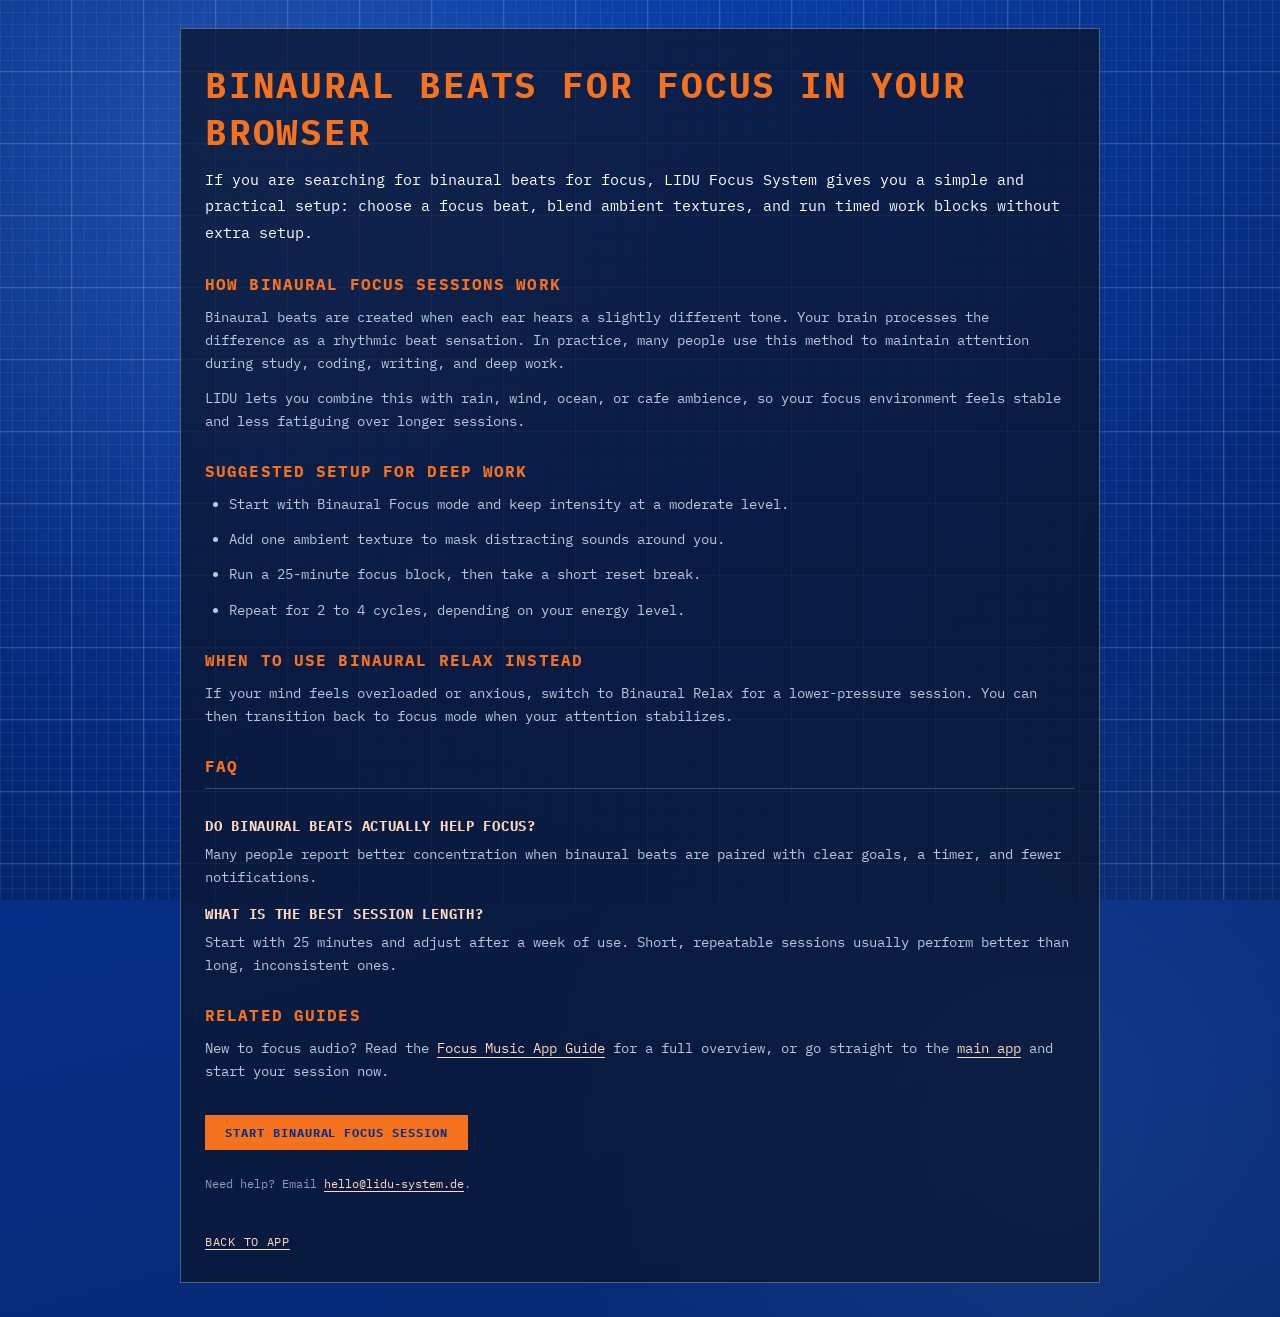
<file: binaural-beats-focus.html>
<!DOCTYPE html>
<html lang="en">
<head>
  <meta charset="UTF-8">
  <meta name="viewport" content="width=device-width, initial-scale=1.0">
  <title>Binaural Beats for Focus | Free Browser-Based Focus Sessions</title>
  <meta name="description" content="Use binaural beats for focus with LIDU Focus System. Learn how focus beats work, choose the right session style, and start free concentration sessions directly in your browser.">
  <meta name="robots" content="index, follow">
  <link rel="canonical" href="https://lidu-system.de/binaural-beats-focus.html">
  <meta property="og:type" content="website">
  <meta property="og:site_name" content="LIDU Focus System">
  <meta property="og:title" content="Binaural Beats for Focus | LIDU Focus System">
  <meta property="og:description" content="Free binaural beats for focus in your browser, with ambient textures and session timer support.">
  <meta property="og:url" content="https://lidu-system.de/binaural-beats-focus.html">
  <meta property="og:image" content="https://lidu-system.de/favicon.svg">
  <meta name="twitter:card" content="summary">
  <meta name="twitter:title" content="Binaural Beats for Focus | LIDU Focus System">
  <meta name="twitter:description" content="Start free focus sessions with binaural beats and ambient soundscapes.">
  <meta name="twitter:image" content="https://lidu-system.de/favicon.svg">
  <link rel="icon" type="image/svg+xml" href="favicon.svg">
  <link rel="preconnect" href="https://fonts.googleapis.com">
  <link rel="preconnect" href="https://fonts.gstatic.com" crossorigin>
  <link href="https://fonts.googleapis.com/css2?family=IBM+Plex+Mono:wght@400;700&display=swap" rel="stylesheet">
  <style>
    :root {
      --bg: #062f8a;
      --bg-deep: #05286f;
      --panel: rgba(11, 22, 48, 0.78);
      --text: #ffffff;
      --muted: rgba(232, 241, 255, 0.8);
      --accent: #f4721e;
      --border: rgba(255, 255, 255, 0.3);
      --grid-fine: rgba(214, 230, 255, 0.07);
      --grid-major: rgba(239, 246, 255, 0.18);
      --font: 'IBM Plex Mono', 'Courier New', monospace;
    }

    * {
      box-sizing: border-box;
    }

    body {
      margin: 0;
      min-height: 100vh;
      position: relative;
      overflow-x: hidden;
      font-family: var(--font);
      color: var(--text);
      background:
        radial-gradient(circle at 18% 12%, rgba(178, 207, 255, 0.16), transparent 30%),
        radial-gradient(circle at 82% 86%, rgba(124, 169, 255, 0.12), transparent 34%),
        linear-gradient(165deg, #0a44b2 0%, var(--bg) 48%, var(--bg-deep) 100%);
      padding: 28px 16px 34px;
    }

    body::before,
    body::after {
      content: "";
      position: fixed;
      inset: 0;
      pointer-events: none;
      z-index: 0;
    }

    body::before {
      background:
        radial-gradient(circle at 50% 45%, transparent 42%, rgba(2, 13, 38, 0.25) 100%);
    }

    body::after {
      background-image:
        linear-gradient(var(--grid-fine) 1px, transparent 1px),
        linear-gradient(90deg, var(--grid-fine) 1px, transparent 1px),
        linear-gradient(var(--grid-major) 1px, transparent 1px),
        linear-gradient(90deg, var(--grid-major) 1px, transparent 1px);
      background-size: 12px 12px, 12px 12px, 72px 72px, 72px 72px;
      background-position: 0 0, 0 0, -1px -1px, -1px -1px;
    }

    main {
      width: min(920px, 100%);
      margin: 0 auto;
      position: relative;
      z-index: 1;
      border: 1px solid var(--border);
      background: var(--panel);
      padding: 32px 24px;
    }

    h1 {
      margin: 0 0 12px;
      font-size: clamp(24px, 4vw, 36px);
      color: var(--accent);
      letter-spacing: 0.05em;
      text-transform: uppercase;
    }

    h2 {
      margin: 28px 0 12px;
      font-size: 16px;
      letter-spacing: 0.07em;
      text-transform: uppercase;
      color: var(--accent);
    }

    h3 {
      margin: 16px 0 8px;
      font-size: 14px;
      color: #ffd8bd;
      text-transform: uppercase;
      letter-spacing: 0.05em;
    }

    p,
    li {
      color: var(--muted);
      line-height: 1.65;
      font-size: 14px;
      margin: 0 0 12px;
    }

    ul {
      margin: 12px 0;
      padding-left: 24px;
    }

    a {
      color: #ffd8bd;
      text-decoration: none;
      border-bottom: 1px solid #ffd8bd;
      transition: color 0.2s ease;
    }

    a:hover {
      color: var(--accent);
      border-bottom-color: var(--accent);
    }

    .cta-button {
      display: inline-block;
      margin-top: 20px;
      padding: 10px 20px;
      background-color: var(--accent);
      color: var(--bg);
      text-transform: uppercase;
      letter-spacing: 0.08em;
      font-size: 12px;
      font-weight: 700;
      border: none;
      cursor: pointer;
      text-decoration: none;
      border-bottom: none;
      transition: all 0.2s ease;
    }

    .cta-button:hover {
      background-color: #ffb367;
      color: var(--bg-deep);
    }

    .intro {
      font-size: 15px;
      line-height: 1.75;
      color: var(--text);
      margin-bottom: 24px;
    }

    .faq {
      border-top: 1px solid rgba(255, 255, 255, 0.2);
      padding-top: 12px;
    }

    .back-link {
      display: inline-block;
      margin-top: 28px;
      text-transform: uppercase;
      letter-spacing: 0.06em;
      font-size: 12px;
    }
  </style>
  <script type="application/ld+json">
    {
      "@context": "https://schema.org",
      "@graph": [
        {
          "@type": "WebApplication",
          "name": "LIDU Focus System",
          "url": "https://lidu-system.de/binaural-beats-focus.html",
          "applicationCategory": "ProductivityApplication",
          "operatingSystem": "Web Browser",
          "description": "Free binaural beats for focus with ambient soundscape controls.",
          "offers": {
            "@type": "Offer",
            "price": "0",
            "priceCurrency": "EUR"
          }
        },
        {
          "@type": "FAQPage",
          "mainEntity": [
            {
              "@type": "Question",
              "name": "Do binaural beats actually help focus?",
              "acceptedAnswer": {
                "@type": "Answer",
                "text": "Many users find binaural beats useful for concentration, especially when combined with a distraction-free workspace and a session timer."
              }
            },
            {
              "@type": "Question",
              "name": "What is the best session length for focus beats?",
              "acceptedAnswer": {
                "@type": "Answer",
                "text": "A 25-minute focus block is a practical starting point. You can run multiple cycles with short breaks between them."
              }
            }
          ]
        }
      ]
    }
  </script>
</head>
<body>
  <main>
    <h1>Binaural Beats for Focus in Your Browser</h1>
    <p class="intro">
      If you are searching for binaural beats for focus, LIDU Focus System gives you a simple and practical setup: choose a focus beat, blend ambient textures, and run timed work blocks without extra setup.
    </p>

    <h2>How Binaural Focus Sessions Work</h2>
    <p>
      Binaural beats are created when each ear hears a slightly different tone. Your brain processes the difference as a rhythmic beat sensation. In practice, many people use this method to maintain attention during study, coding, writing, and deep work.
    </p>
    <p>
      LIDU lets you combine this with rain, wind, ocean, or cafe ambience, so your focus environment feels stable and less fatiguing over longer sessions.
    </p>

    <h2>Suggested Setup for Deep Work</h2>
    <ul>
      <li>Start with Binaural Focus mode and keep intensity at a moderate level.</li>
      <li>Add one ambient texture to mask distracting sounds around you.</li>
      <li>Run a 25-minute focus block, then take a short reset break.</li>
      <li>Repeat for 2 to 4 cycles, depending on your energy level.</li>
    </ul>

    <h2>When to Use Binaural Relax Instead</h2>
    <p>
      If your mind feels overloaded or anxious, switch to Binaural Relax for a lower-pressure session. You can then transition back to focus mode when your attention stabilizes.
    </p>

    <h2>FAQ</h2>
    <div class="faq">
      <h3>Do binaural beats actually help focus?</h3>
      <p>
        Many people report better concentration when binaural beats are paired with clear goals, a timer, and fewer notifications.
      </p>

      <h3>What is the best session length?</h3>
      <p>
        Start with 25 minutes and adjust after a week of use. Short, repeatable sessions usually perform better than long, inconsistent ones.
      </p>
    </div>

    <h2>Related Guides</h2>
    <p>
      New to focus audio? Read the <a href="focus-music-app.html">Focus Music App Guide</a> for a full overview, or go straight to the <a href="/">main app</a> and start your session now.
    </p>

    <a href="/" class="cta-button">Start Binaural Focus Session</a>
    <p style="margin-top: 24px; font-size: 12px; color: rgba(232, 241, 255, 0.6);">
      Need help? Email <a href="mailto:hello@lidu-system.de">hello@lidu-system.de</a>.
    </p>

    <a class="back-link" href="/">Back to app</a>
  </main>
</body>
</html>
</file>
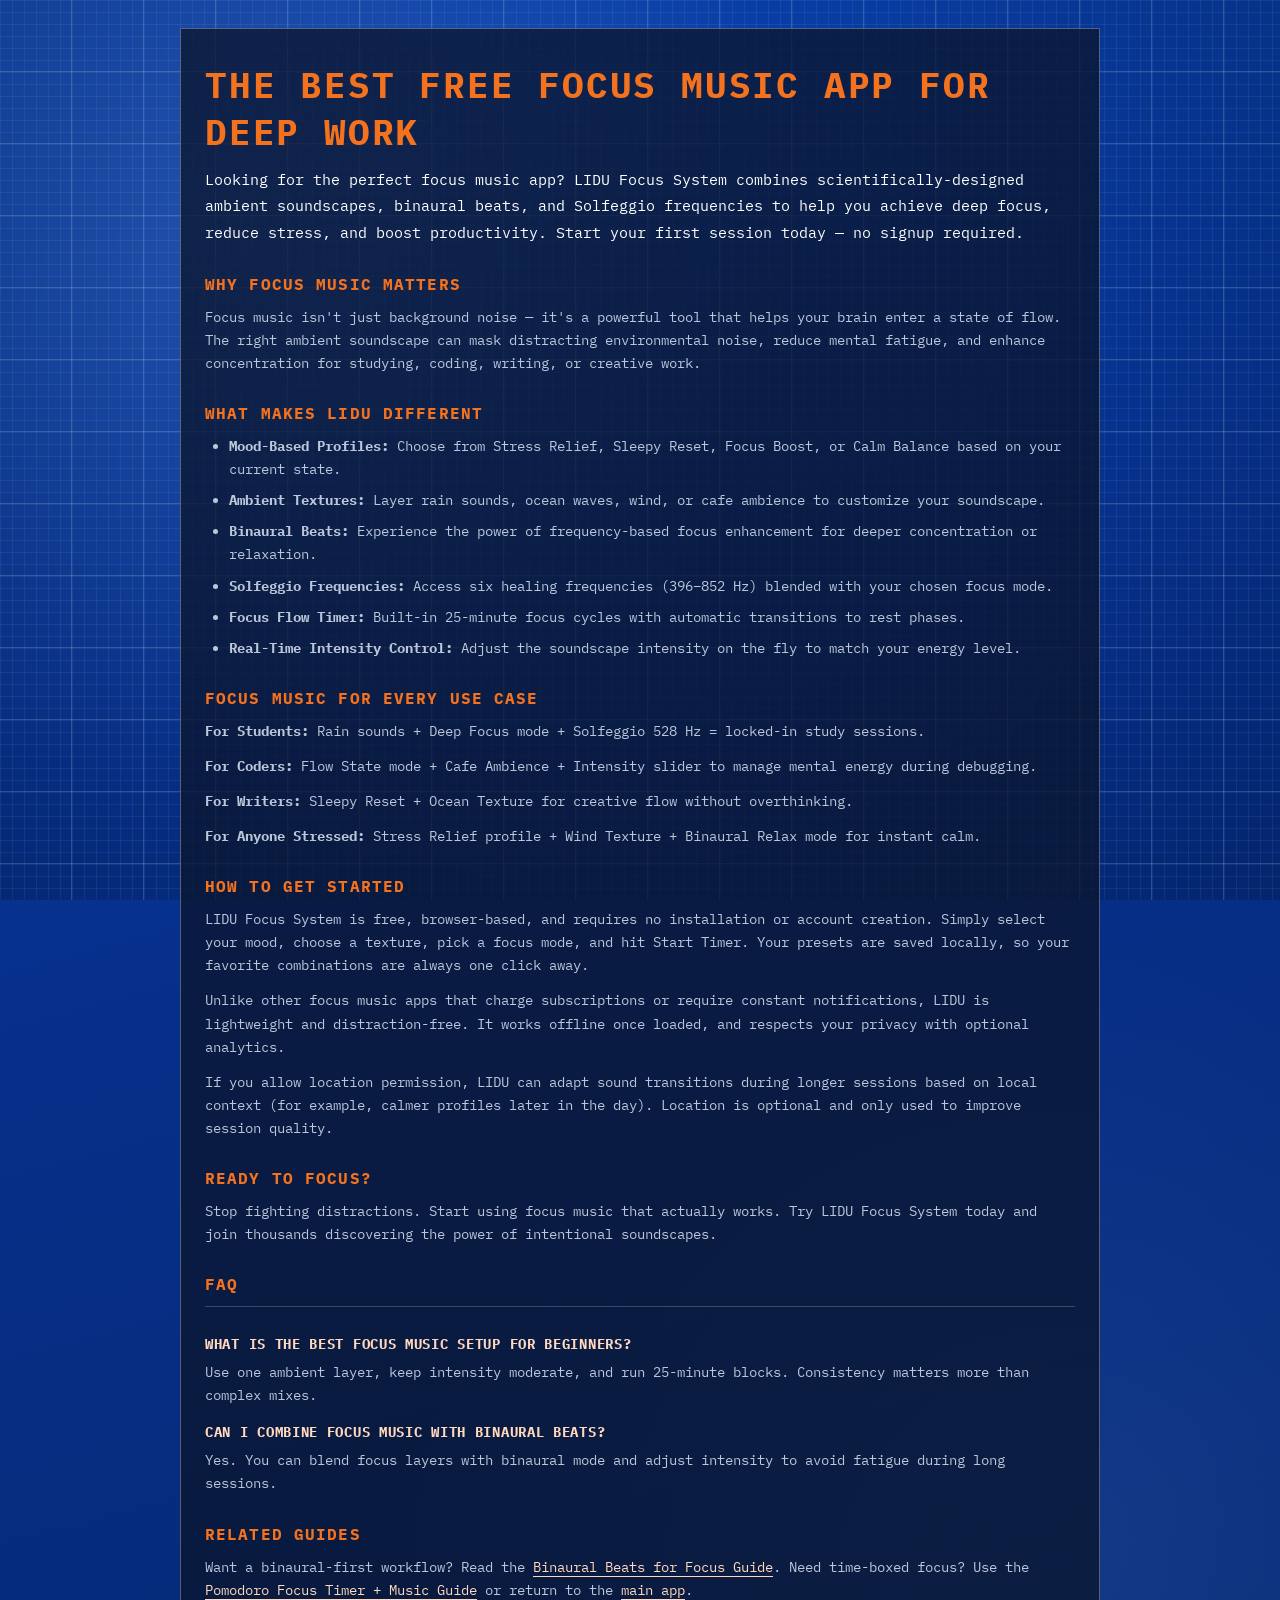
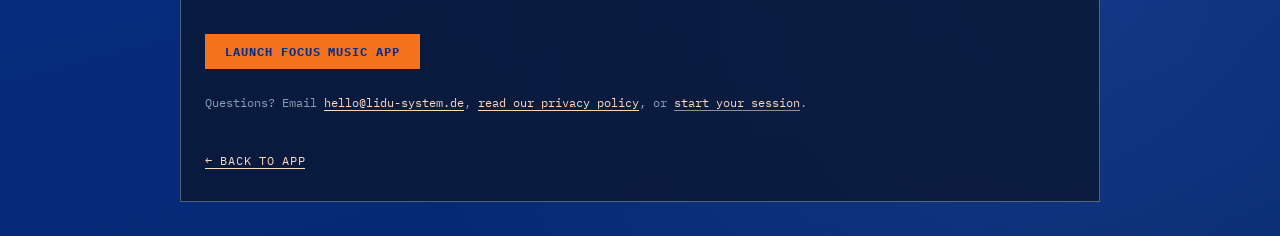
<file: focus-music-app.html>
<!DOCTYPE html>
<html lang="en">
<head>
  <meta charset="UTF-8">
  <meta name="viewport" content="width=device-width, initial-scale=1.0">
  <title>Free Focus Music App | Best Focus Music & Ambient Soundscapes</title>
  <meta name="description" content="Discover the best free focus music app with ambient soundscapes, binaural beats, and pomodoro timer. Boost concentration with rain sounds, Solfeggio frequencies, and personalized focus modes.">
  <meta name="robots" content="index, follow">
  <link rel="canonical" href="https://lidu-system.de/focus-music-app.html">
  <meta property="og:type" content="website">
  <meta property="og:site_name" content="LIDU Focus System">
  <meta property="og:title" content="Free Focus Music App | LIDU Focus System">
  <meta property="og:description" content="The best free focus music app with binaural beats, ambient textures, and Solfeggio overlays. Start your first session today.">
  <meta property="og:url" content="https://lidu-system.de/focus-music-app.html">
  <meta property="og:image" content="https://lidu-system.de/assets/og-lidu-card.svg">
  <meta name="twitter:card" content="summary">
  <meta name="twitter:title" content="Free Focus Music App | LIDU Focus System">
  <meta name="twitter:description" content="Best free focus music app with ambient soundscapes and pomodoro timer.">
  <meta name="twitter:image" content="https://lidu-system.de/assets/og-lidu-card.svg">
  <link rel="icon" type="image/svg+xml" href="favicon.svg">
  <link rel="preconnect" href="https://fonts.googleapis.com">
  <link rel="preconnect" href="https://fonts.gstatic.com" crossorigin>
  <link href="https://fonts.googleapis.com/css2?family=IBM+Plex+Mono:wght@400;700&display=swap" rel="stylesheet">
  <style>
    :root {
      --bg: #062f8a;
      --bg-deep: #05286f;
      --panel: rgba(11, 22, 48, 0.78);
      --text: #ffffff;
      --muted: rgba(232, 241, 255, 0.8);
      --accent: #f4721e;
      --border: rgba(255, 255, 255, 0.3);
      --grid-fine: rgba(214, 230, 255, 0.07);
      --grid-major: rgba(239, 246, 255, 0.18);
      --font: 'IBM Plex Mono', 'Courier New', monospace;
    }

    * {
      box-sizing: border-box;
    }

    body {
      margin: 0;
      min-height: 100vh;
      position: relative;
      overflow-x: hidden;
      font-family: var(--font);
      color: var(--text);
      background:
        radial-gradient(circle at 18% 12%, rgba(178, 207, 255, 0.16), transparent 30%),
        radial-gradient(circle at 82% 86%, rgba(124, 169, 255, 0.12), transparent 34%),
        linear-gradient(165deg, #0a44b2 0%, var(--bg) 48%, var(--bg-deep) 100%);
      padding: 28px 16px 34px;
    }

    body::before,
    body::after {
      content: "";
      position: fixed;
      inset: 0;
      pointer-events: none;
      z-index: 0;
    }

    body::before {
      background:
        radial-gradient(circle at 50% 45%, transparent 42%, rgba(2, 13, 38, 0.25) 100%);
    }

    body::after {
      background-image:
        linear-gradient(var(--grid-fine) 1px, transparent 1px),
        linear-gradient(90deg, var(--grid-fine) 1px, transparent 1px),
        linear-gradient(var(--grid-major) 1px, transparent 1px),
        linear-gradient(90deg, var(--grid-major) 1px, transparent 1px);
      background-size: 12px 12px, 12px 12px, 72px 72px, 72px 72px;
      background-position: 0 0, 0 0, -1px -1px, -1px -1px;
    }

    main {
      width: min(920px, 100%);
      margin: 0 auto;
      position: relative;
      z-index: 1;
      border: 1px solid var(--border);
      background: var(--panel);
      padding: 32px 24px;
    }

    h1 {
      margin: 0 0 12px;
      font-size: clamp(24px, 4vw, 36px);
      color: var(--accent);
      letter-spacing: 0.05em;
      text-transform: uppercase;
    }

    h2 {
      margin: 28px 0 12px;
      font-size: 16px;
      letter-spacing: 0.07em;
      text-transform: uppercase;
      color: var(--accent);
    }

    p,
    li {
      color: var(--muted);
      line-height: 1.65;
      font-size: 14px;
      margin: 0 0 12px;
    }

    ul {
      margin: 12px 0;
      padding-left: 24px;
    }

    li {
      margin-bottom: 8px;
    }

    a {
      color: #ffd8bd;
      text-decoration: none;
      border-bottom: 1px solid #ffd8bd;
      transition: color 0.2s ease;
    }

    a:hover {
      color: var(--accent);
      border-bottom-color: var(--accent);
    }

    .cta-button {
      display: inline-block;
      margin-top: 20px;
      padding: 10px 20px;
      background-color: var(--accent);
      color: var(--bg);
      text-transform: uppercase;
      letter-spacing: 0.08em;
      font-size: 12px;
      font-weight: 700;
      border: none;
      cursor: pointer;
      text-decoration: none;
      border-bottom: none;
      transition: all 0.2s ease;
    }

    .cta-button:hover {
      background-color: #ffb367;
      color: var(--bg-deep);
    }

    .intro {
      font-size: 15px;
      line-height: 1.75;
      color: var(--text);
      margin-bottom: 24px;
    }

    .back-link {
      display: inline-block;
      margin-top: 28px;
      text-transform: uppercase;
      letter-spacing: 0.06em;
      font-size: 12px;
    }

    .faq {
      border-top: 1px solid rgba(255, 255, 255, 0.2);
      padding-top: 12px;
    }

    h3 {
      margin: 16px 0 8px;
      font-size: 14px;
      color: #ffd8bd;
      text-transform: uppercase;
      letter-spacing: 0.05em;
    }
  </style>
  <script type="application/ld+json">
    {
      "@context": "https://schema.org",
      "@graph": [
        {
          "@type": "WebApplication",
          "name": "LIDU Focus System - Focus Music App",
          "url": "https://lidu-system.de/focus-music-app.html",
          "applicationCategory": "ProductivityApplication",
          "operatingSystem": "Web Browser",
          "description": "Free focus music app with ambient soundscapes, binaural beats, and pomodoro timer.",
          "offers": {
            "@type": "Offer",
            "price": "0",
            "priceCurrency": "EUR"
          }
        },
        {
          "@type": "FAQPage",
          "mainEntity": [
            {
              "@type": "Question",
              "name": "What is the best focus music app setup for beginners?",
              "acceptedAnswer": {
                "@type": "Answer",
                "text": "Start with one ambient texture, a moderate intensity level, and a 25-minute focus timer. Keep the setup simple for your first week."
              }
            },
            {
              "@type": "Question",
              "name": "Can I combine focus music with binaural beats?",
              "acceptedAnswer": {
                "@type": "Answer",
                "text": "Yes. LIDU allows binaural mode with other sound layers so you can tune the session to your preferred concentration style."
              }
            }
          ]
        }
      ]
    }
  </script>
</head>
<body>
  <main>
    <h1>The Best Free Focus Music App for Deep Work</h1>
    <p class="intro">
      Looking for the perfect focus music app? LIDU Focus System combines scientifically-designed ambient soundscapes, binaural beats, and Solfeggio frequencies to help you achieve deep focus, reduce stress, and boost productivity. Start your first session today — no signup required.
    </p>

    <h2>Why Focus Music Matters</h2>
    <p>
      Focus music isn't just background noise — it's a powerful tool that helps your brain enter a state of flow. The right ambient soundscape can mask distracting environmental noise, reduce mental fatigue, and enhance concentration for studying, coding, writing, or creative work.
    </p>

    <h2>What Makes LIDU Different</h2>
    <ul>
      <li><strong>Mood-Based Profiles:</strong> Choose from Stress Relief, Sleepy Reset, Focus Boost, or Calm Balance based on your current state.</li>
      <li><strong>Ambient Textures:</strong> Layer rain sounds, ocean waves, wind, or cafe ambience to customize your soundscape.</li>
      <li><strong>Binaural Beats:</strong> Experience the power of frequency-based focus enhancement for deeper concentration or relaxation.</li>
      <li><strong>Solfeggio Frequencies:</strong> Access six healing frequencies (396–852 Hz) blended with your chosen focus mode.</li>
      <li><strong>Focus Flow Timer:</strong> Built-in 25-minute focus cycles with automatic transitions to rest phases.</li>
      <li><strong>Real-Time Intensity Control:</strong> Adjust the soundscape intensity on the fly to match your energy level.</li>
    </ul>

    <h2>Focus Music for Every Use Case</h2>
    <p><strong>For Students:</strong> Rain sounds + Deep Focus mode + Solfeggio 528 Hz = locked-in study sessions.</p>
    <p><strong>For Coders:</strong> Flow State mode + Cafe Ambience + Intensity slider to manage mental energy during debugging.</p>
    <p><strong>For Writers:</strong> Sleepy Reset + Ocean Texture for creative flow without overthinking.</p>
    <p><strong>For Anyone Stressed:</strong> Stress Relief profile + Wind Texture + Binaural Relax mode for instant calm.</p>

    <h2>How to Get Started</h2>
    <p>
      LIDU Focus System is free, browser-based, and requires no installation or account creation. Simply select your mood, choose a texture, pick a focus mode, and hit Start Timer. Your presets are saved locally, so your favorite combinations are always one click away.
    </p>

    <p>
      Unlike other focus music apps that charge subscriptions or require constant notifications, LIDU is lightweight and distraction-free. It works offline once loaded, and respects your privacy with optional analytics.
    </p>

    <p>
      If you allow location permission, LIDU can adapt sound transitions during longer sessions based on local context (for example, calmer profiles later in the day). Location is optional and only used to improve session quality.
    </p>

    <h2>Ready to Focus?</h2>
    <p>
      Stop fighting distractions. Start using focus music that actually works. Try LIDU Focus System today and join thousands discovering the power of intentional soundscapes.
    </p>

    <h2>FAQ</h2>
    <div class="faq">
      <h3>What is the best focus music setup for beginners?</h3>
      <p>
        Use one ambient layer, keep intensity moderate, and run 25-minute blocks. Consistency matters more than complex mixes.
      </p>

      <h3>Can I combine focus music with binaural beats?</h3>
      <p>
        Yes. You can blend focus layers with binaural mode and adjust intensity to avoid fatigue during long sessions.
      </p>
    </div>

    <h2>Related Guides</h2>
    <p>
      Want a binaural-first workflow? Read the <a href="binaural-beats-focus.html">Binaural Beats for Focus Guide</a>. Need time-boxed focus? Use the <a href="pomodoro-focus-timer-music.html">Pomodoro Focus Timer + Music Guide</a> or return to the <a href="/">main app</a>.
    </p>

    <a href="/" class="cta-button">Launch Focus Music App</a>
    <p style="margin-top: 24px; font-size: 12px; color: rgba(232, 241, 255, 0.6);">
      Questions? Email <a href="mailto:hello@lidu-system.de">hello@lidu-system.de</a>, <a href="privacy.html">read our privacy policy</a>, or <a href="/" style="border-bottom-color: rgba(255, 216, 189, 0.6);">start your session</a>.
    </p>

    <a class="back-link" href="/">← Back to app</a>
  </main>
</body>
</html>
</file>
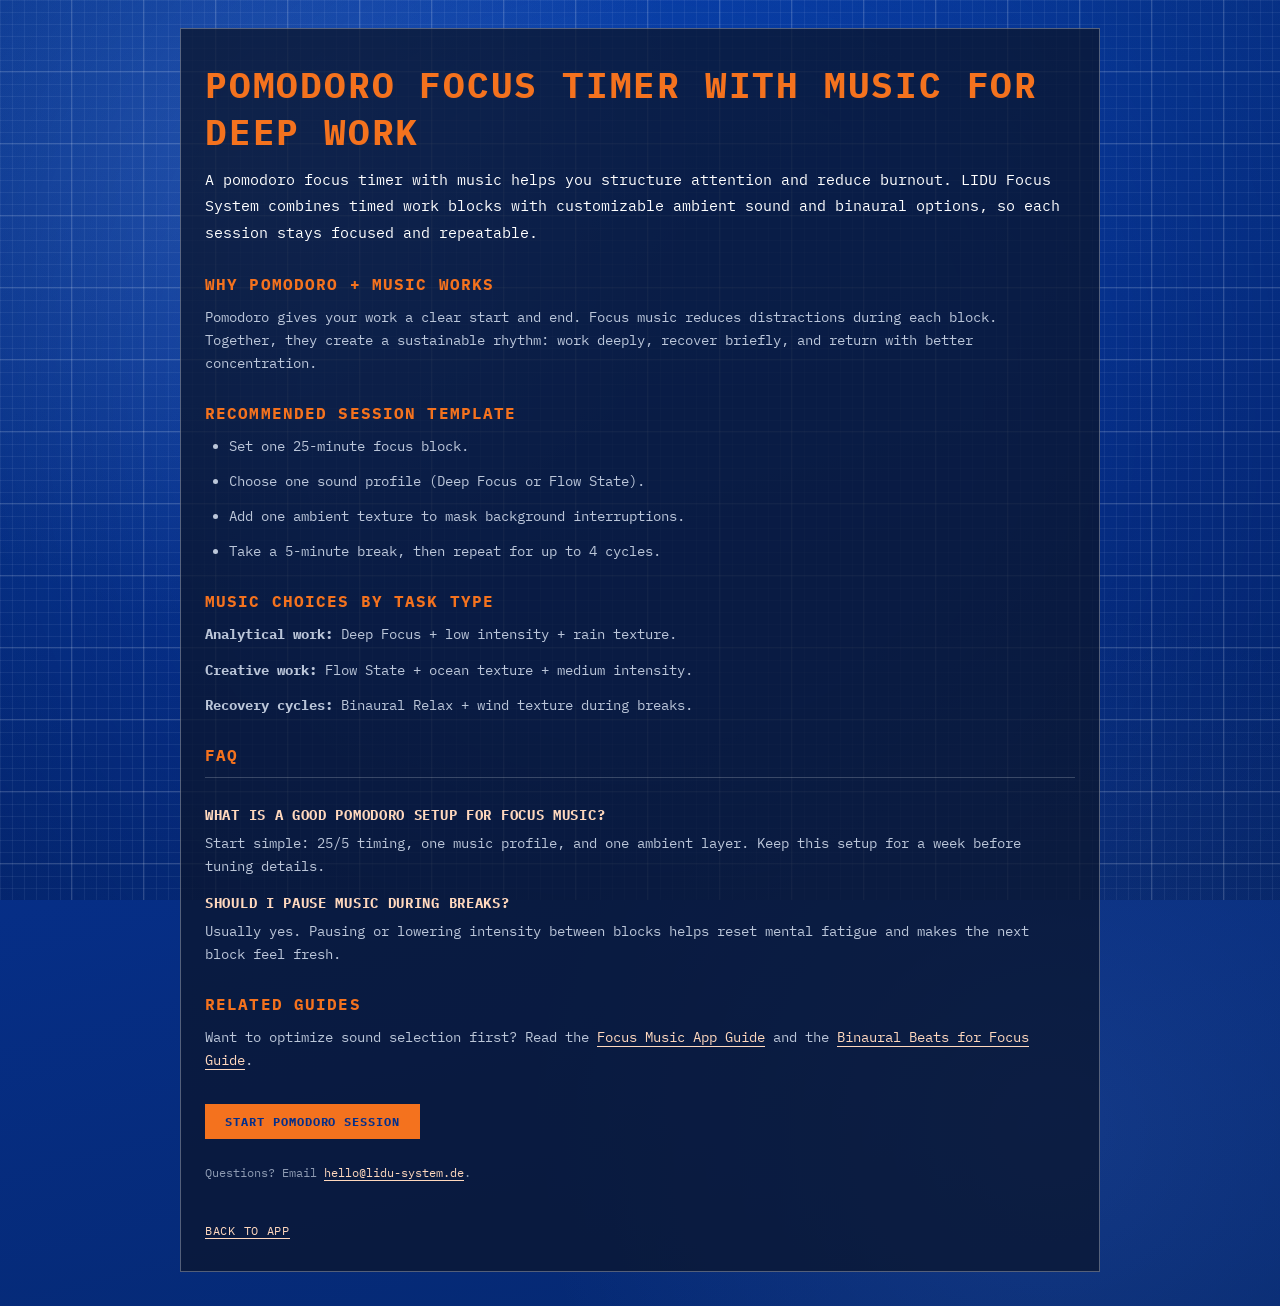
<file: pomodoro-focus-timer-music.html>
<!DOCTYPE html>
<html lang="en">
<head>
  <meta charset="UTF-8">
  <meta name="viewport" content="width=device-width, initial-scale=1.0">
  <title>Pomodoro Focus Timer with Music | Free Deep Work Sessions</title>
  <meta name="description" content="Use a free pomodoro focus timer with music in LIDU Focus System. Run 25-minute deep work blocks with ambient soundscapes, binaural beats, and distraction-free controls.">
  <meta name="robots" content="index, follow">
  <link rel="canonical" href="https://lidu-system.de/pomodoro-focus-timer-music.html">
  <meta property="og:type" content="website">
  <meta property="og:site_name" content="LIDU Focus System">
  <meta property="og:title" content="Pomodoro Focus Timer with Music | LIDU Focus System">
  <meta property="og:description" content="Free pomodoro timer with focus music, ambient textures, and binaural support for deep work.">
  <meta property="og:url" content="https://lidu-system.de/pomodoro-focus-timer-music.html">
  <meta property="og:image" content="https://lidu-system.de/assets/og-lidu-card.svg">
  <meta name="twitter:card" content="summary">
  <meta name="twitter:title" content="Pomodoro Focus Timer with Music | LIDU Focus System">
  <meta name="twitter:description" content="Run focused work blocks with music and a built-in pomodoro timer.">
  <meta name="twitter:image" content="https://lidu-system.de/assets/og-lidu-card.svg">
  <link rel="icon" type="image/svg+xml" href="favicon.svg">
  <link rel="preconnect" href="https://fonts.googleapis.com">
  <link rel="preconnect" href="https://fonts.gstatic.com" crossorigin>
  <link href="https://fonts.googleapis.com/css2?family=IBM+Plex+Mono:wght@400;700&display=swap" rel="stylesheet">
  <style>
    :root {
      --bg: #062f8a;
      --bg-deep: #05286f;
      --panel: rgba(11, 22, 48, 0.78);
      --text: #ffffff;
      --muted: rgba(232, 241, 255, 0.8);
      --accent: #f4721e;
      --border: rgba(255, 255, 255, 0.3);
      --grid-fine: rgba(214, 230, 255, 0.07);
      --grid-major: rgba(239, 246, 255, 0.18);
      --font: 'IBM Plex Mono', 'Courier New', monospace;
    }

    * {
      box-sizing: border-box;
    }

    body {
      margin: 0;
      min-height: 100vh;
      position: relative;
      overflow-x: hidden;
      font-family: var(--font);
      color: var(--text);
      background:
        radial-gradient(circle at 18% 12%, rgba(178, 207, 255, 0.16), transparent 30%),
        radial-gradient(circle at 82% 86%, rgba(124, 169, 255, 0.12), transparent 34%),
        linear-gradient(165deg, #0a44b2 0%, var(--bg) 48%, var(--bg-deep) 100%);
      padding: 28px 16px 34px;
    }

    body::before,
    body::after {
      content: "";
      position: fixed;
      inset: 0;
      pointer-events: none;
      z-index: 0;
    }

    body::before {
      background:
        radial-gradient(circle at 50% 45%, transparent 42%, rgba(2, 13, 38, 0.25) 100%);
    }

    body::after {
      background-image:
        linear-gradient(var(--grid-fine) 1px, transparent 1px),
        linear-gradient(90deg, var(--grid-fine) 1px, transparent 1px),
        linear-gradient(var(--grid-major) 1px, transparent 1px),
        linear-gradient(90deg, var(--grid-major) 1px, transparent 1px);
      background-size: 12px 12px, 12px 12px, 72px 72px, 72px 72px;
      background-position: 0 0, 0 0, -1px -1px, -1px -1px;
    }

    main {
      width: min(920px, 100%);
      margin: 0 auto;
      position: relative;
      z-index: 1;
      border: 1px solid var(--border);
      background: var(--panel);
      padding: 32px 24px;
    }

    h1 {
      margin: 0 0 12px;
      font-size: clamp(24px, 4vw, 36px);
      color: var(--accent);
      letter-spacing: 0.05em;
      text-transform: uppercase;
    }

    h2 {
      margin: 28px 0 12px;
      font-size: 16px;
      letter-spacing: 0.07em;
      text-transform: uppercase;
      color: var(--accent);
    }

    h3 {
      margin: 16px 0 8px;
      font-size: 14px;
      color: #ffd8bd;
      text-transform: uppercase;
      letter-spacing: 0.05em;
    }

    p,
    li {
      color: var(--muted);
      line-height: 1.65;
      font-size: 14px;
      margin: 0 0 12px;
    }

    ul {
      margin: 12px 0;
      padding-left: 24px;
    }

    a {
      color: #ffd8bd;
      text-decoration: none;
      border-bottom: 1px solid #ffd8bd;
      transition: color 0.2s ease;
    }

    a:hover {
      color: var(--accent);
      border-bottom-color: var(--accent);
    }

    .cta-button {
      display: inline-block;
      margin-top: 20px;
      padding: 10px 20px;
      background-color: var(--accent);
      color: var(--bg);
      text-transform: uppercase;
      letter-spacing: 0.08em;
      font-size: 12px;
      font-weight: 700;
      border: none;
      cursor: pointer;
      text-decoration: none;
      border-bottom: none;
      transition: all 0.2s ease;
    }

    .cta-button:hover {
      background-color: #ffb367;
      color: var(--bg-deep);
    }

    .intro {
      font-size: 15px;
      line-height: 1.75;
      color: var(--text);
      margin-bottom: 24px;
    }

    .faq {
      border-top: 1px solid rgba(255, 255, 255, 0.2);
      padding-top: 12px;
    }

    .back-link {
      display: inline-block;
      margin-top: 28px;
      text-transform: uppercase;
      letter-spacing: 0.06em;
      font-size: 12px;
    }
  </style>
  <script type="application/ld+json">
    {
      "@context": "https://schema.org",
      "@graph": [
        {
          "@type": "WebApplication",
          "name": "LIDU Focus System",
          "url": "https://lidu-system.de/pomodoro-focus-timer-music.html",
          "applicationCategory": "ProductivityApplication",
          "operatingSystem": "Web Browser",
          "description": "Free pomodoro focus timer with music, ambient textures, and binaural support.",
          "offers": {
            "@type": "Offer",
            "price": "0",
            "priceCurrency": "EUR"
          }
        },
        {
          "@type": "FAQPage",
          "mainEntity": [
            {
              "@type": "Question",
              "name": "What is a good pomodoro setup for focus music?",
              "acceptedAnswer": {
                "@type": "Answer",
                "text": "Use 25-minute work blocks with 5-minute breaks, keep one ambient texture active, and avoid changing settings too often during a block."
              }
            },
            {
              "@type": "Question",
              "name": "Should I pause music during pomodoro breaks?",
              "acceptedAnswer": {
                "@type": "Answer",
                "text": "Most users benefit from pausing or lowering intensity during short breaks to reset attention before the next focus block."
              }
            }
          ]
        }
      ]
    }
  </script>
</head>
<body>
  <main>
    <h1>Pomodoro Focus Timer with Music for Deep Work</h1>
    <p class="intro">
      A pomodoro focus timer with music helps you structure attention and reduce burnout. LIDU Focus System combines timed work blocks with customizable ambient sound and binaural options, so each session stays focused and repeatable.
    </p>

    <h2>Why Pomodoro + Music Works</h2>
    <p>
      Pomodoro gives your work a clear start and end. Focus music reduces distractions during each block. Together, they create a sustainable rhythm: work deeply, recover briefly, and return with better concentration.
    </p>

    <h2>Recommended Session Template</h2>
    <ul>
      <li>Set one 25-minute focus block.</li>
      <li>Choose one sound profile (Deep Focus or Flow State).</li>
      <li>Add one ambient texture to mask background interruptions.</li>
      <li>Take a 5-minute break, then repeat for up to 4 cycles.</li>
    </ul>

    <h2>Music Choices by Task Type</h2>
    <p><strong>Analytical work:</strong> Deep Focus + low intensity + rain texture.</p>
    <p><strong>Creative work:</strong> Flow State + ocean texture + medium intensity.</p>
    <p><strong>Recovery cycles:</strong> Binaural Relax + wind texture during breaks.</p>

    <h2>FAQ</h2>
    <div class="faq">
      <h3>What is a good pomodoro setup for focus music?</h3>
      <p>
        Start simple: 25/5 timing, one music profile, and one ambient layer. Keep this setup for a week before tuning details.
      </p>

      <h3>Should I pause music during breaks?</h3>
      <p>
        Usually yes. Pausing or lowering intensity between blocks helps reset mental fatigue and makes the next block feel fresh.
      </p>
    </div>

    <h2>Related Guides</h2>
    <p>
      Want to optimize sound selection first? Read the <a href="focus-music-app.html">Focus Music App Guide</a> and the <a href="binaural-beats-focus.html">Binaural Beats for Focus Guide</a>.
    </p>

    <a href="/" class="cta-button">Start Pomodoro Session</a>
    <p style="margin-top: 24px; font-size: 12px; color: rgba(232, 241, 255, 0.6);">
      Questions? Email <a href="mailto:hello@lidu-system.de">hello@lidu-system.de</a>.
    </p>

    <a class="back-link" href="/">Back to app</a>
  </main>
</body>
</html>
</file>
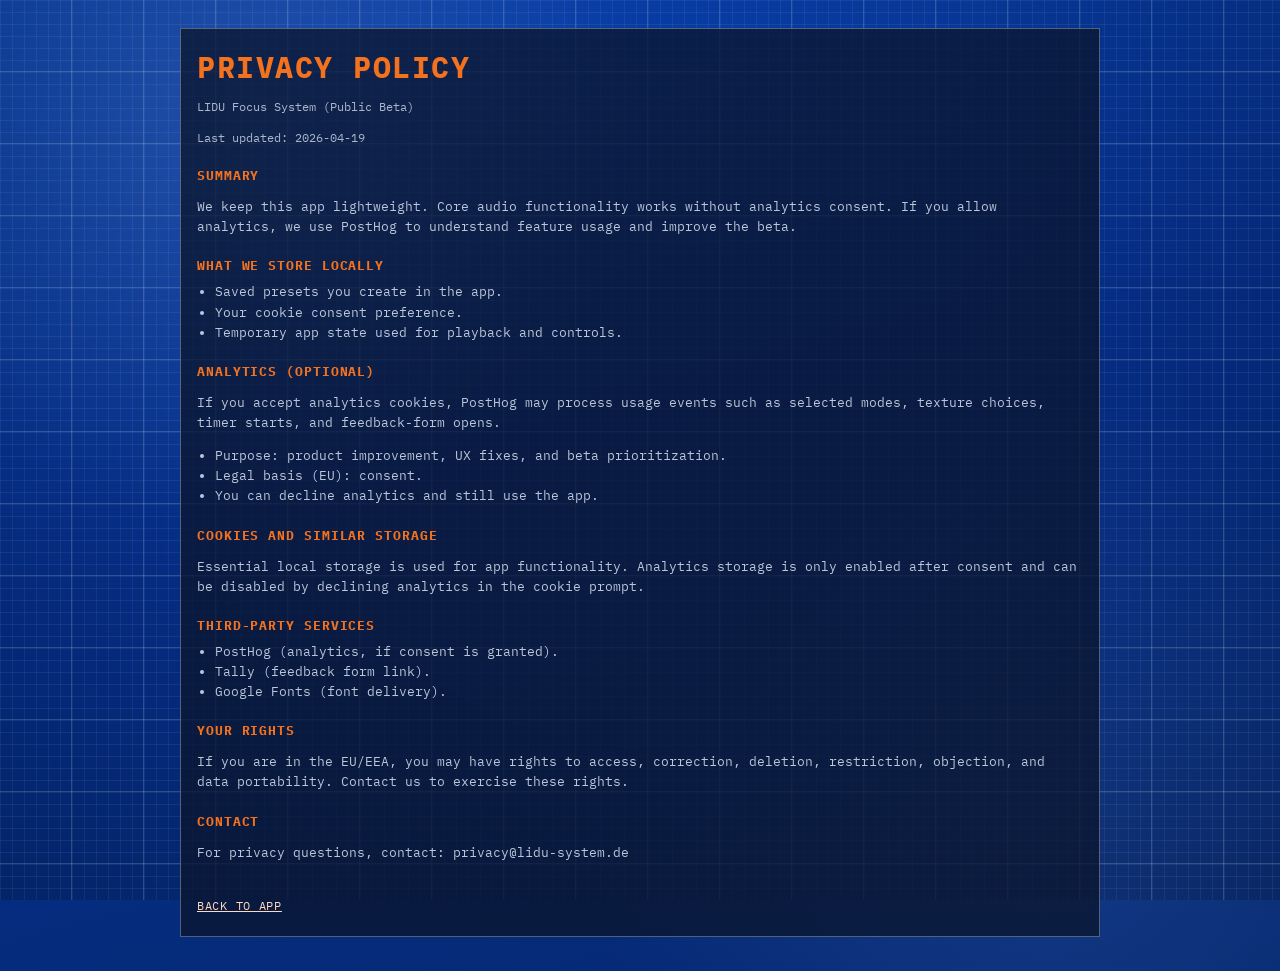
<file: privacy.html>
<!DOCTYPE html>
<html lang="en">
<head>
  <meta charset="UTF-8">
  <meta name="viewport" content="width=device-width, initial-scale=1.0">
  <title>Privacy Policy | LIDU Focus System</title>
  <meta name="description" content="Privacy policy for LIDU Focus System covering local storage, optional analytics, third-party services, and user rights.">
  <meta name="robots" content="index, follow">
  <link rel="canonical" href="https://lidu-system.de/privacy.html">
  <link rel="preconnect" href="https://fonts.googleapis.com">
  <link rel="preconnect" href="https://fonts.gstatic.com" crossorigin>
  <link href="https://fonts.googleapis.com/css2?family=IBM+Plex+Mono:wght@400;700&display=swap" rel="stylesheet">
  <style>
    :root {
      --bg: #062f8a;
      --bg-deep: #05286f;
      --panel: rgba(11, 22, 48, 0.78);
      --text: #ffffff;
      --muted: rgba(232, 241, 255, 0.8);
      --accent: #f4721e;
      --border: rgba(255, 255, 255, 0.3);
      --grid-fine: rgba(214, 230, 255, 0.07);
      --grid-major: rgba(239, 246, 255, 0.18);
      --font: 'IBM Plex Mono', 'Courier New', monospace;
    }

    * {
      box-sizing: border-box;
    }

    body {
      margin: 0;
      min-height: 100vh;
      position: relative;
      overflow-x: hidden;
      font-family: var(--font);
      color: var(--text);
      background:
        radial-gradient(circle at 18% 12%, rgba(178, 207, 255, 0.16), transparent 30%),
        radial-gradient(circle at 82% 86%, rgba(124, 169, 255, 0.12), transparent 34%),
        linear-gradient(165deg, #0a44b2 0%, var(--bg) 48%, var(--bg-deep) 100%);
      padding: 28px 16px 34px;
    }

    body::before,
    body::after {
      content: "";
      position: fixed;
      inset: 0;
      pointer-events: none;
      z-index: 0;
    }

    body::before {
      background:
        radial-gradient(circle at 50% 45%, transparent 42%, rgba(2, 13, 38, 0.25) 100%);
    }

    body::after {
      background-image:
        linear-gradient(var(--grid-fine) 1px, transparent 1px),
        linear-gradient(90deg, var(--grid-fine) 1px, transparent 1px),
        linear-gradient(var(--grid-major) 1px, transparent 1px),
        linear-gradient(90deg, var(--grid-major) 1px, transparent 1px);
      background-size: 12px 12px, 12px 12px, 72px 72px, 72px 72px;
      background-position: 0 0, 0 0, -1px -1px, -1px -1px;
    }

    main {
      width: min(920px, 100%);
      margin: 0 auto;
      position: relative;
      z-index: 1;
      border: 1px solid var(--border);
      background: var(--panel);
      padding: 18px 16px 22px;
    }

    h1 {
      margin: 0 0 8px;
      font-size: clamp(20px, 3vw, 30px);
      color: var(--accent);
      letter-spacing: 0.05em;
      text-transform: uppercase;
    }

    h2 {
      margin: 20px 0 8px;
      font-size: 13px;
      letter-spacing: 0.07em;
      text-transform: uppercase;
      color: var(--accent);
    }

    p,
    li {
      color: var(--muted);
      line-height: 1.55;
      font-size: 13px;
    }

    ul {
      margin: 8px 0 0 18px;
      padding: 0;
    }

    .meta {
      font-size: 12px;
      color: var(--muted);
      opacity: 0.9;
    }

    a {
      color: #ffd8bd;
    }

    .back-link {
      display: inline-block;
      margin-top: 22px;
      text-transform: uppercase;
      letter-spacing: 0.06em;
      font-size: 12px;
    }
  </style>
</head>
<body>
  <main>
    <h1>Privacy Policy</h1>
    <p class="meta">LIDU Focus System (Public Beta)</p>
    <p class="meta">Last updated: 2026-04-19</p>

    <h2>Summary</h2>
    <p>
      We keep this app lightweight. Core audio functionality works without analytics consent.
      If you allow analytics, we use PostHog to understand feature usage and improve the beta.
    </p>

    <h2>What We Store Locally</h2>
    <ul>
      <li>Saved presets you create in the app.</li>
      <li>Your cookie consent preference.</li>
      <li>Temporary app state used for playback and controls.</li>
    </ul>

    <h2>Analytics (Optional)</h2>
    <p>
      If you accept analytics cookies, PostHog may process usage events such as selected modes,
      texture choices, timer starts, and feedback-form opens.
    </p>
    <ul>
      <li>Purpose: product improvement, UX fixes, and beta prioritization.</li>
      <li>Legal basis (EU): consent.</li>
      <li>You can decline analytics and still use the app.</li>
    </ul>

    <h2>Cookies and Similar Storage</h2>
    <p>
      Essential local storage is used for app functionality. Analytics storage is only enabled after
      consent and can be disabled by declining analytics in the cookie prompt.
    </p>

    <h2>Third-Party Services</h2>
    <ul>
      <li>PostHog (analytics, if consent is granted).</li>
      <li>Tally (feedback form link).</li>
      <li>Google Fonts (font delivery).</li>
    </ul>

    <h2>Your Rights</h2>
    <p>
      If you are in the EU/EEA, you may have rights to access, correction, deletion, restriction,
      objection, and data portability. Contact us to exercise these rights.
    </p>

    <h2>Contact</h2>
    <p>
      For privacy questions, contact: privacy@lidu-system.de
    </p>

    <a class="back-link" href="index.html">Back to app</a>
  </main>
</body>
</html>
</file>
